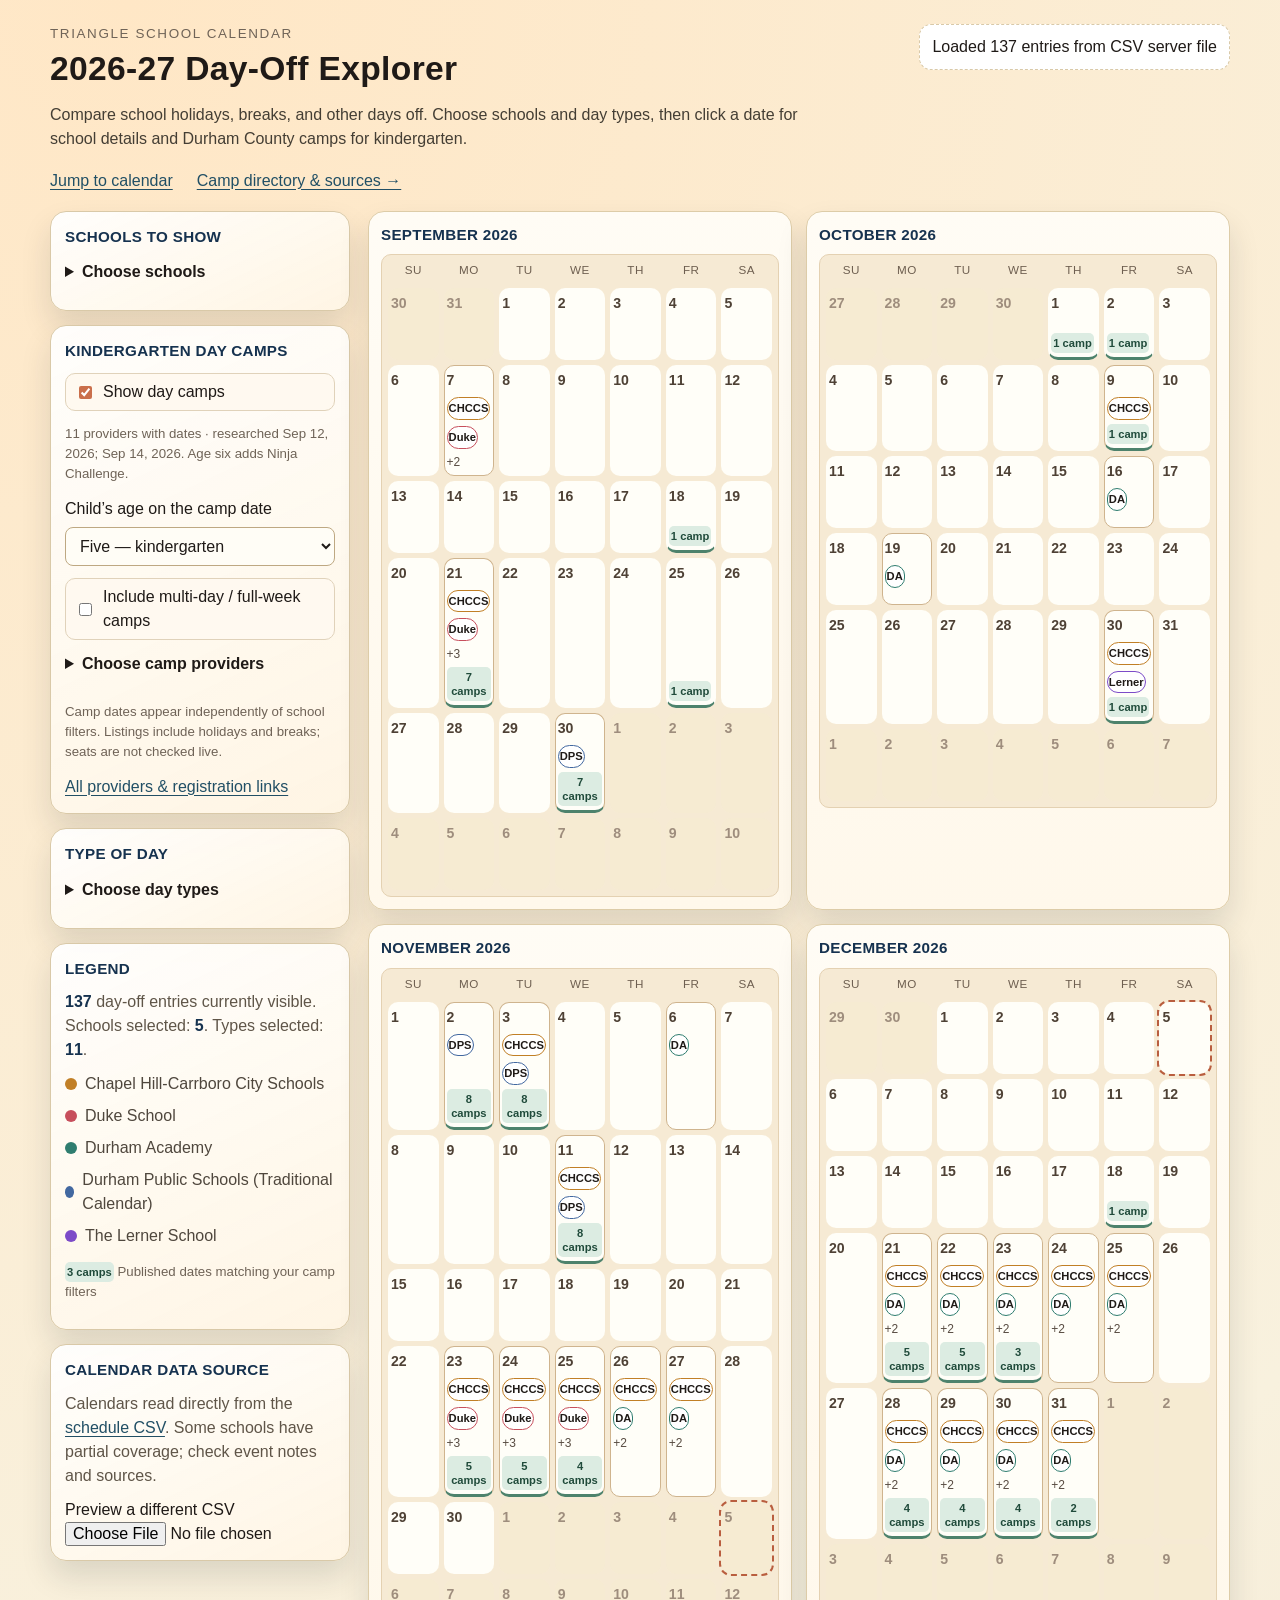
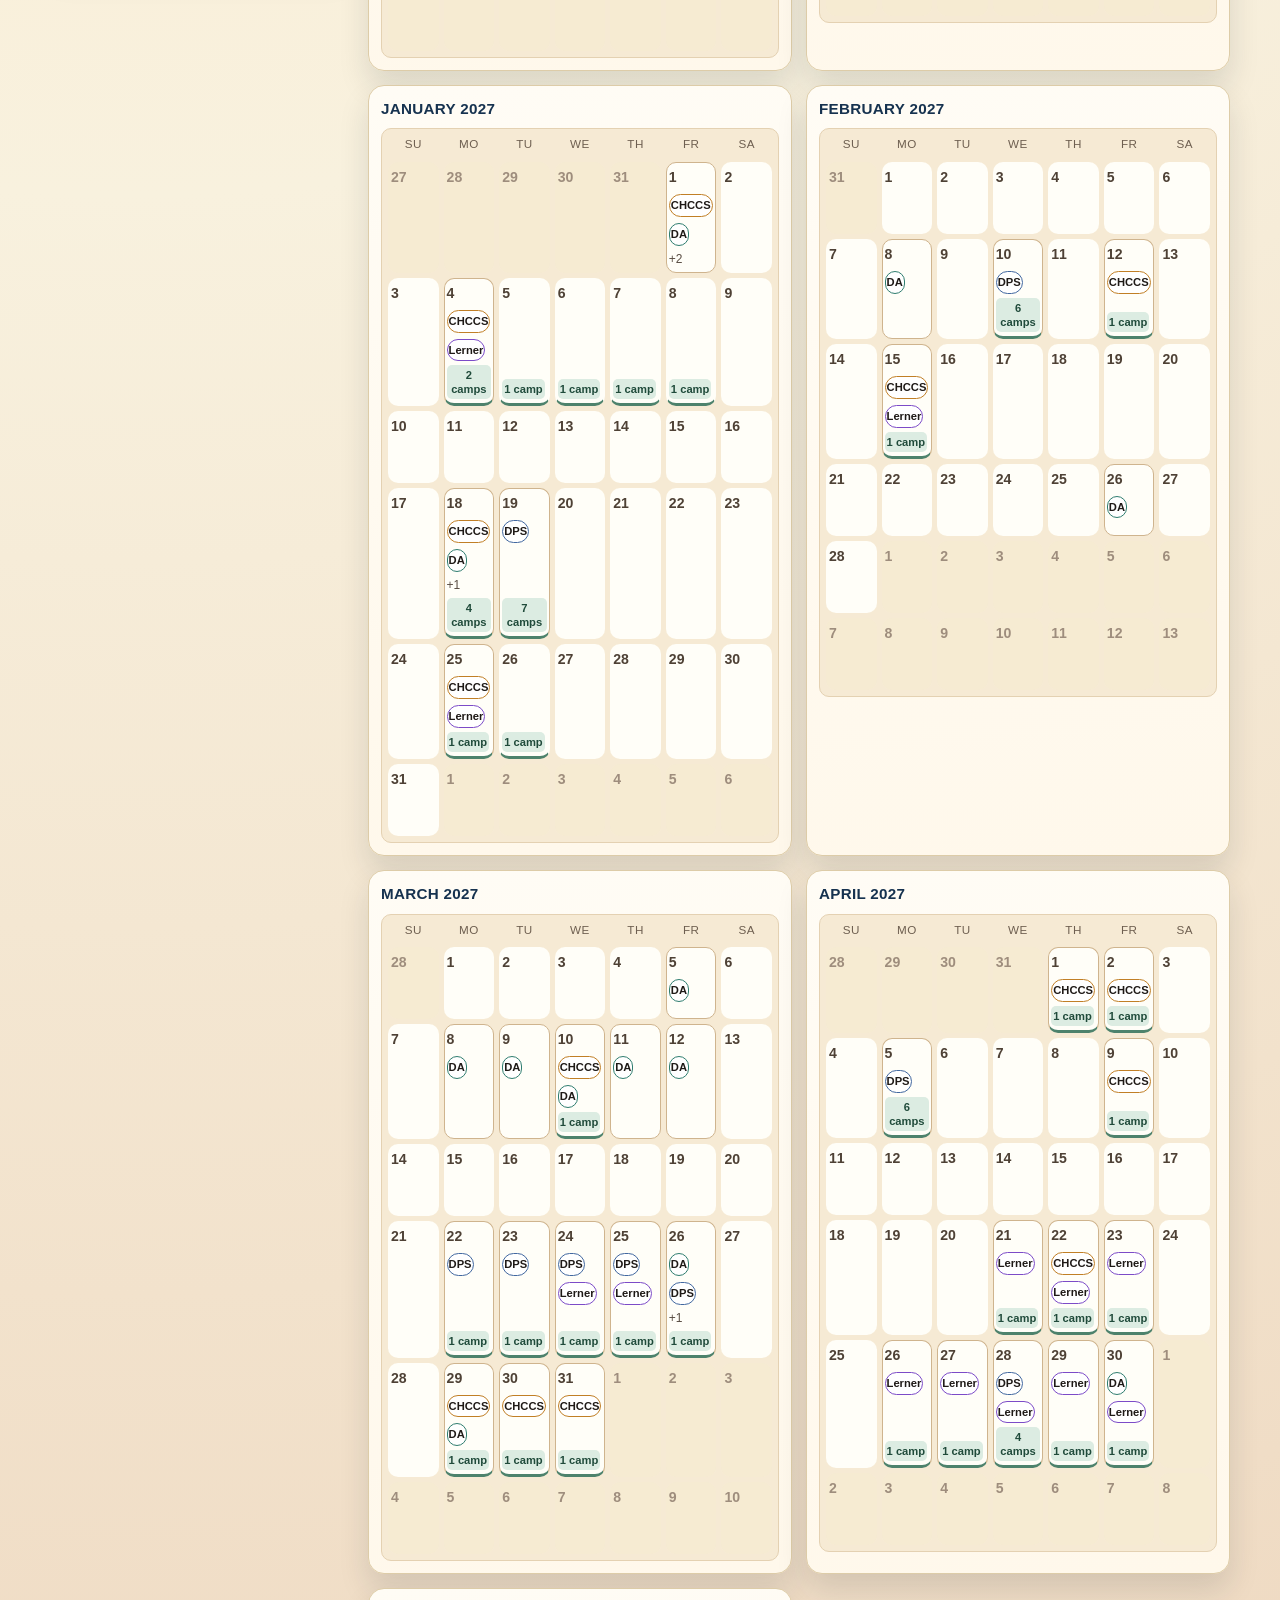
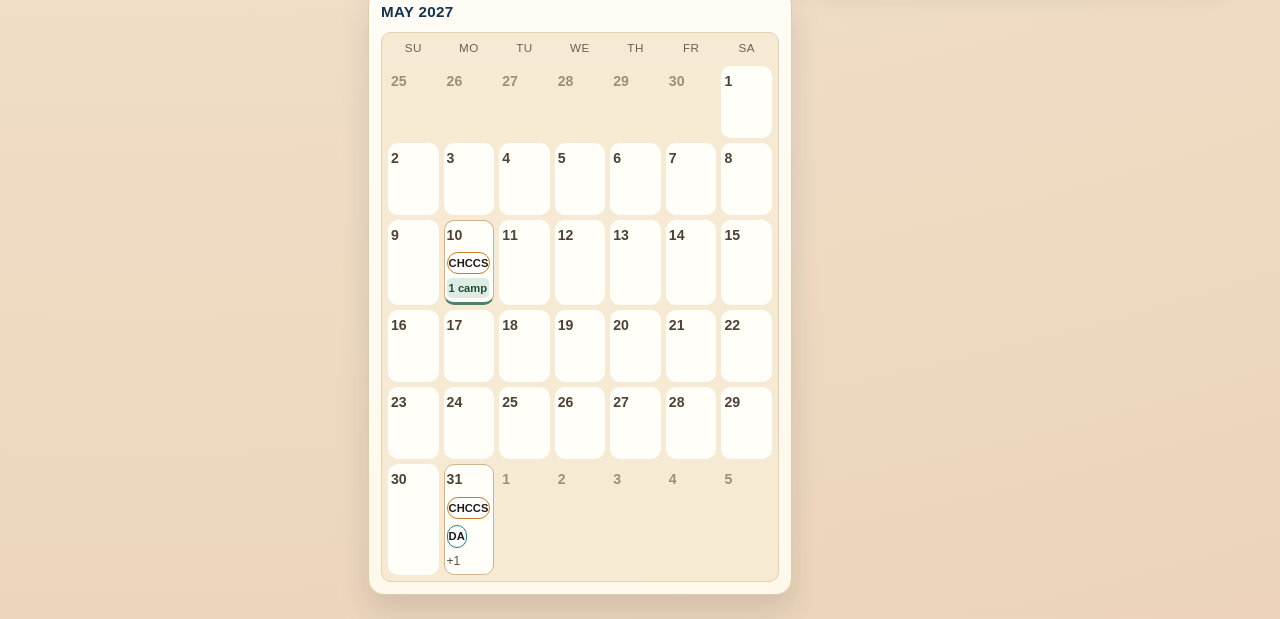
<file: index.html>
<!doctype html>
<html lang="en">
  <head>
    <meta charset="UTF-8" />
    <meta name="viewport" content="width=device-width, initial-scale=1.0" />
    <title>Triangle School Calendar Explorer</title>
    <meta name="description" content="Compare Triangle school days off and Durham County kindergarten day camps for 2026–27. Filter schools and camps, check dates, and follow registration links." />
    <link rel="stylesheet" href="styles.css?v=5" />
  </head>
  <body>
    <div class="page-shell">
      <header class="hero">
        <div class="hero-copy">
          <p class="eyebrow">Triangle School Calendar</p>
          <h1>2026-27 Day-Off Explorer</h1>
          <p class="intro">
            Compare school holidays, breaks, and other days off.
            Choose schools and day types, then click a date for school details
            and Durham County camps for kindergarten.
          </p>
          <nav class="page-nav" aria-label="Page navigation">
            <a href="#calendarArea">Jump to calendar</a>
            <a href="./camps.html">Camp directory & sources →</a>
          </nav>
        </div>
        <div class="status-wrap">
          <p id="statusMessage" class="status" role="status">Loading CSV...</p>
          <p id="uploadHint" class="status muted" hidden>
            If this page is opened from file explorer, load the file manually:
            <label for="csvFileInput" class="link-button">Select CSV</label>
          </p>
        </div>
      </header>

      <section class="app-grid">
        <aside class="sidebar">
          <article class="panel">
            <h2>Schools to Show</h2>
            <details class="provider-controls">
              <summary>Choose schools</summary>
              <div class="panel-actions">
                <button type="button" class="ghost" id="selectAllSchools">All schools</button>
                <button type="button" class="ghost" id="clearSchools">None</button>
              </div>
              <div id="schoolFilters" class="filters-grid"></div>
            </details>
          </article>

          <article class="panel">
            <h2>Kindergarten Day Camps</h2>
            <label class="filter-line"><input type="checkbox" id="showCamps" checked /> Show day camps</label>
            <p id="campStatus" class="small" role="status">Loading camp research…</p>
            <fieldset id="campOptions" disabled>
              <legend class="visually-hidden">Camp filters</legend>
              <label for="campAge">Child’s age on the camp date</label>
              <select id="campAge">
                <option value="5">Five — kindergarten</option>
                <option value="6">Six — kindergarten</option>
              </select>
              <label class="filter-line"><input type="checkbox" id="multiDayCamps" /> Include multi-day / full-week camps</label>
              <details class="provider-controls">
                <summary>Choose camp providers</summary>
                <div class="panel-actions">
                  <button type="button" class="ghost" id="selectAllCamps">All camps</button>
                  <button type="button" class="ghost" id="clearCamps">None</button>
                </div>
                <div id="campFilters" class="filters-grid"></div>
              </details>
            </fieldset>
            <p class="small">Camp dates appear independently of school filters. Listings include holidays and breaks; seats are not checked live.</p>
            <a href="./camps.html">All providers & registration links</a>
          </article>

          <article class="panel">
            <h2>Type of Day</h2>
            <details class="provider-controls">
              <summary>Choose day types</summary>
              <div class="panel-actions">
                <button type="button" class="ghost" id="selectAllTypes">All types</button>
                <button type="button" class="ghost" id="clearTypes">None</button>
              </div>
              <div id="typeFilters" class="filters-grid"></div>
            </details>
          </article>

          <article class="panel">
            <h2>Legend</h2>
            <p id="summaryText" class="summary">Choose filters above to update the view.</p>
            <div id="legend" class="legend"></div>
            <p class="small"><span class="camp-count">3 camps</span> Published dates matching your camp filters</p>
          </article>

          <article class="panel">
            <h2>Calendar Data Source</h2>
            <p class="summary">
              Calendars read directly from the <a href="./triangle_school_closures_2026_2027.csv">schedule CSV</a>.
              Some schools have partial coverage; check event notes and sources.
            </p>
            <label for="csvFileInput">Preview a different CSV</label>
            <input id="csvFileInput" type="file" accept=".csv,text/csv" />
          </article>
        </aside>

        <main>
          <section id="calendarArea" class="calendar-area"></section>
          <p id="emptyState" class="empty-state" hidden>No days match the current filter.</p>
        </main>
      </section>
    </div>

    <dialog id="eventDrawer" class="drawer" aria-labelledby="drawerDate">
      <div class="drawer-inner">
        <header class="drawer-head">
          <h3 id="drawerDate"></h3>
          <button type="button" id="drawerClose" class="close-btn" autofocus>Close</button>
        </header>
        <div id="drawerBody"></div>
      </div>
    </dialog>

    <noscript><p>Please enable JavaScript to use the calendar and filters.</p></noscript>
    <script src="csv.js?v=5"></script>
    <script src="camp-data.js?v=5"></script>
    <script src="app.js?v=5"></script>
    <script src="camps.js?v=5"></script>
  </body>
</html>
</file>
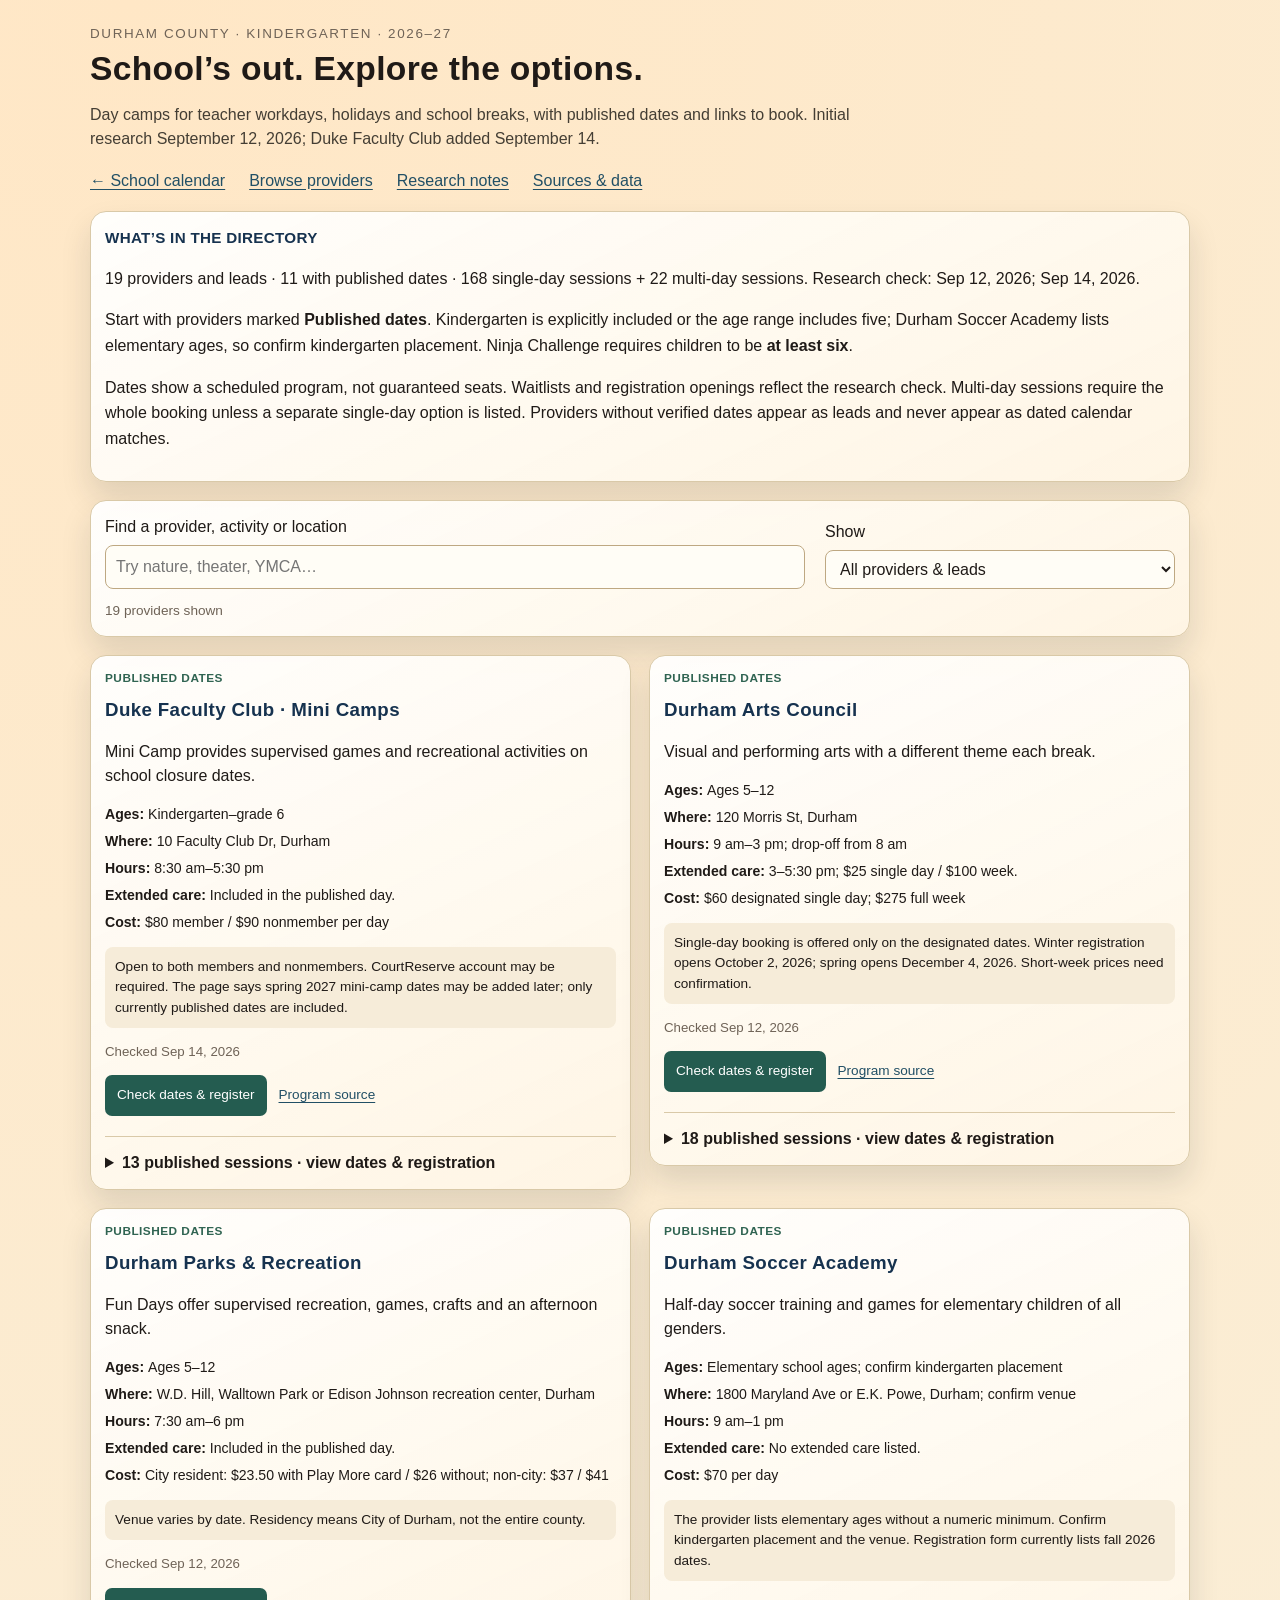
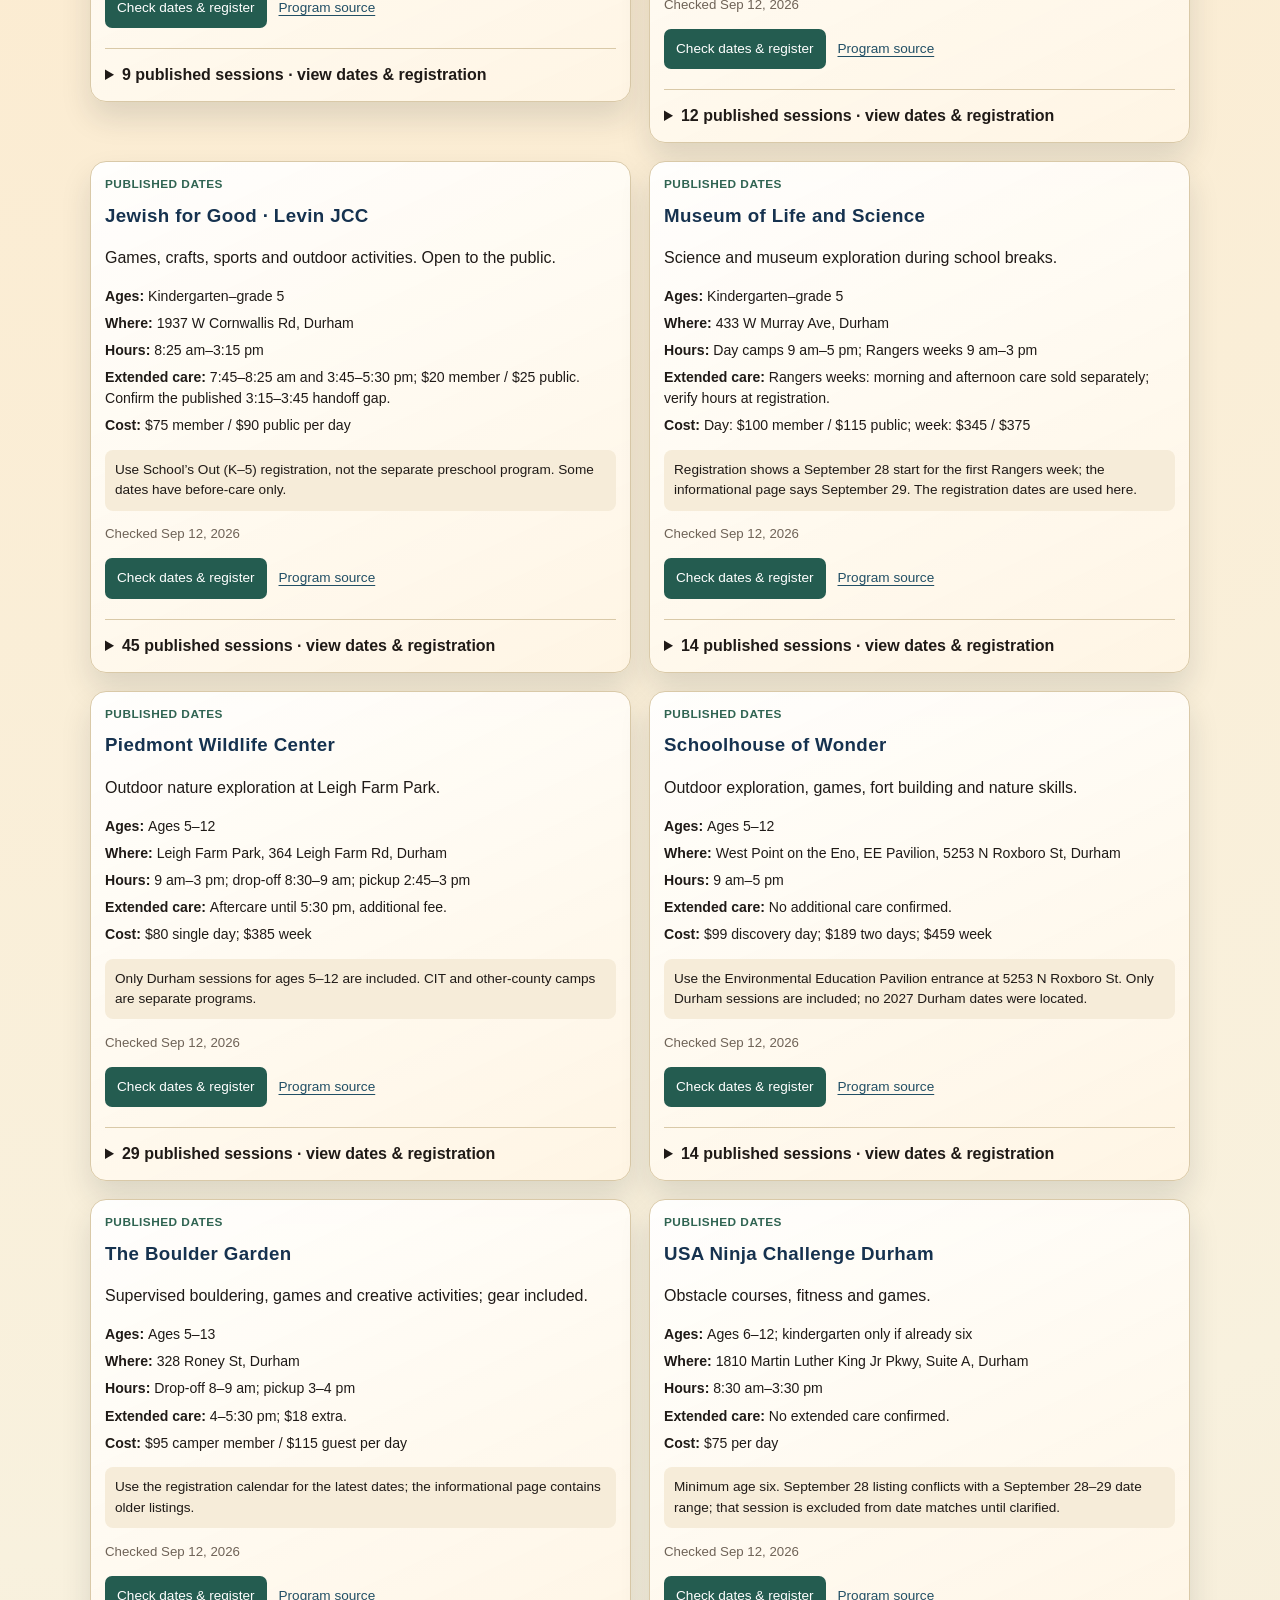
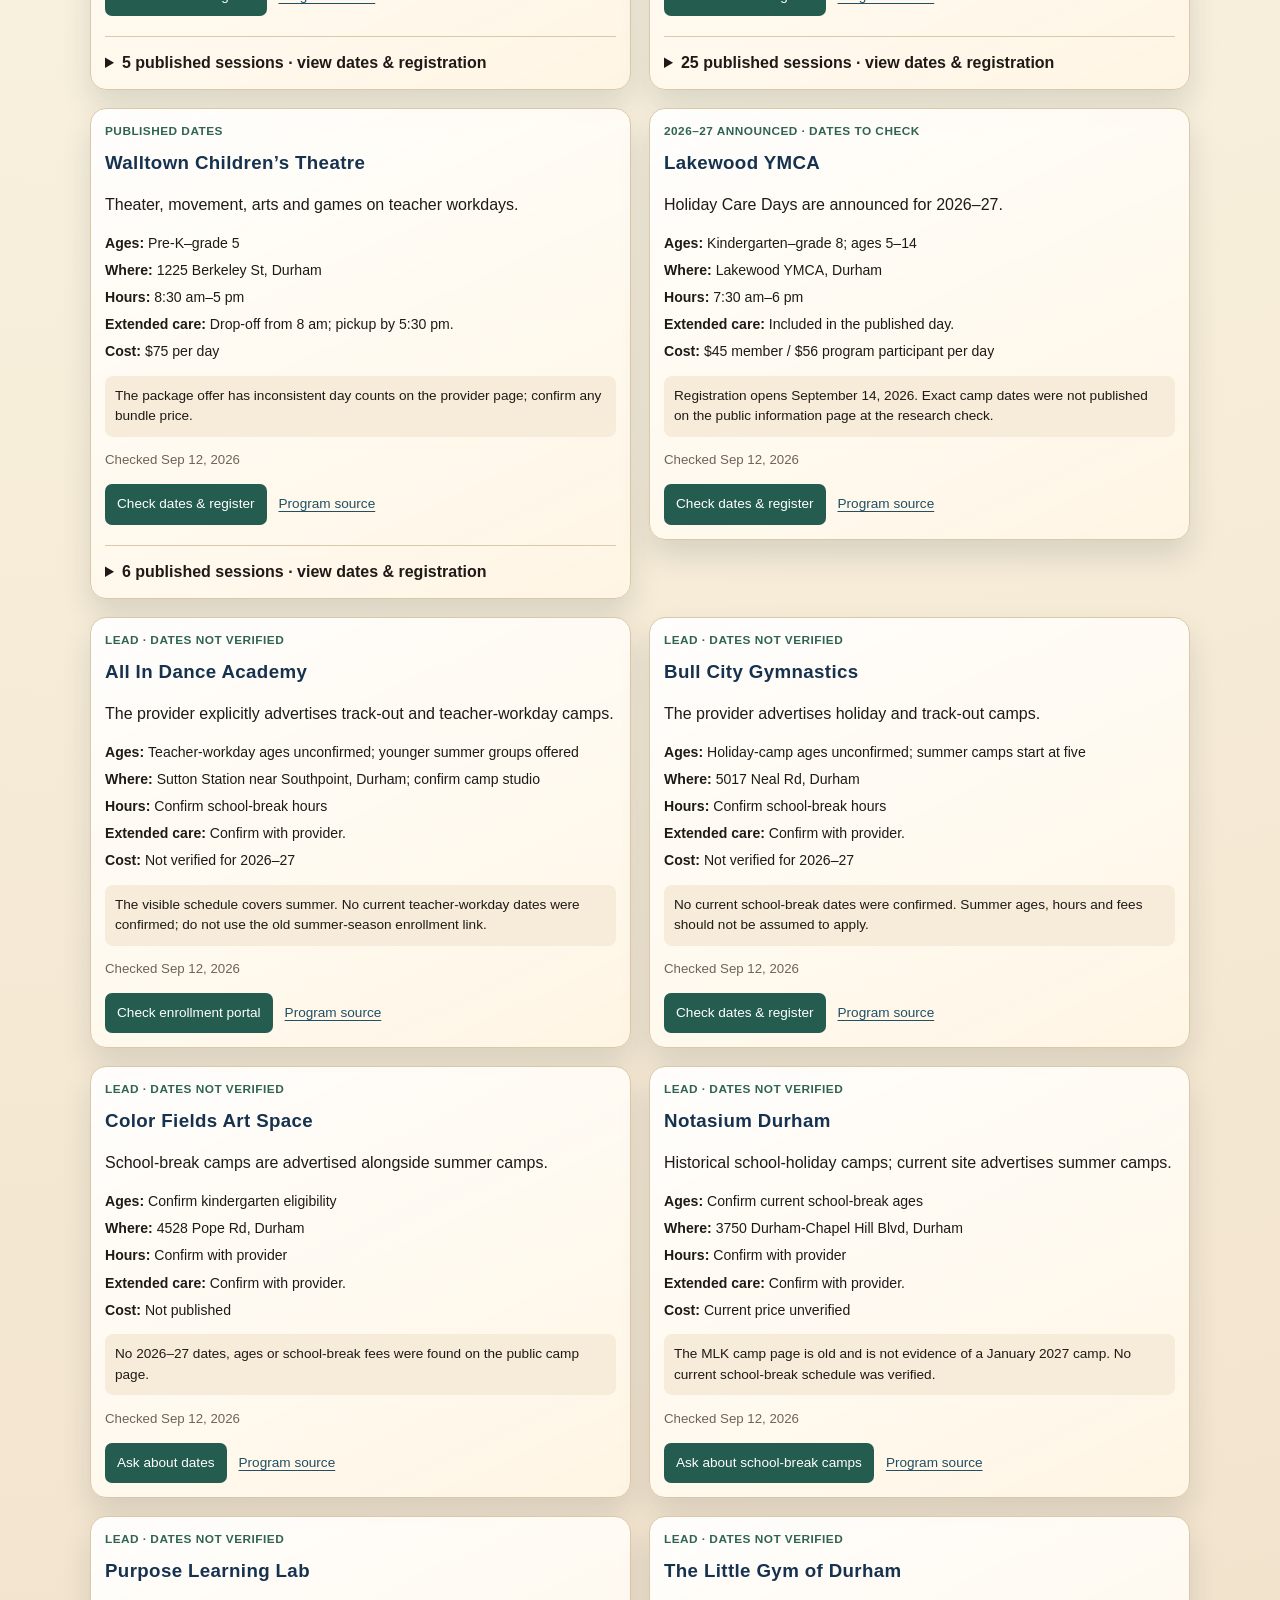
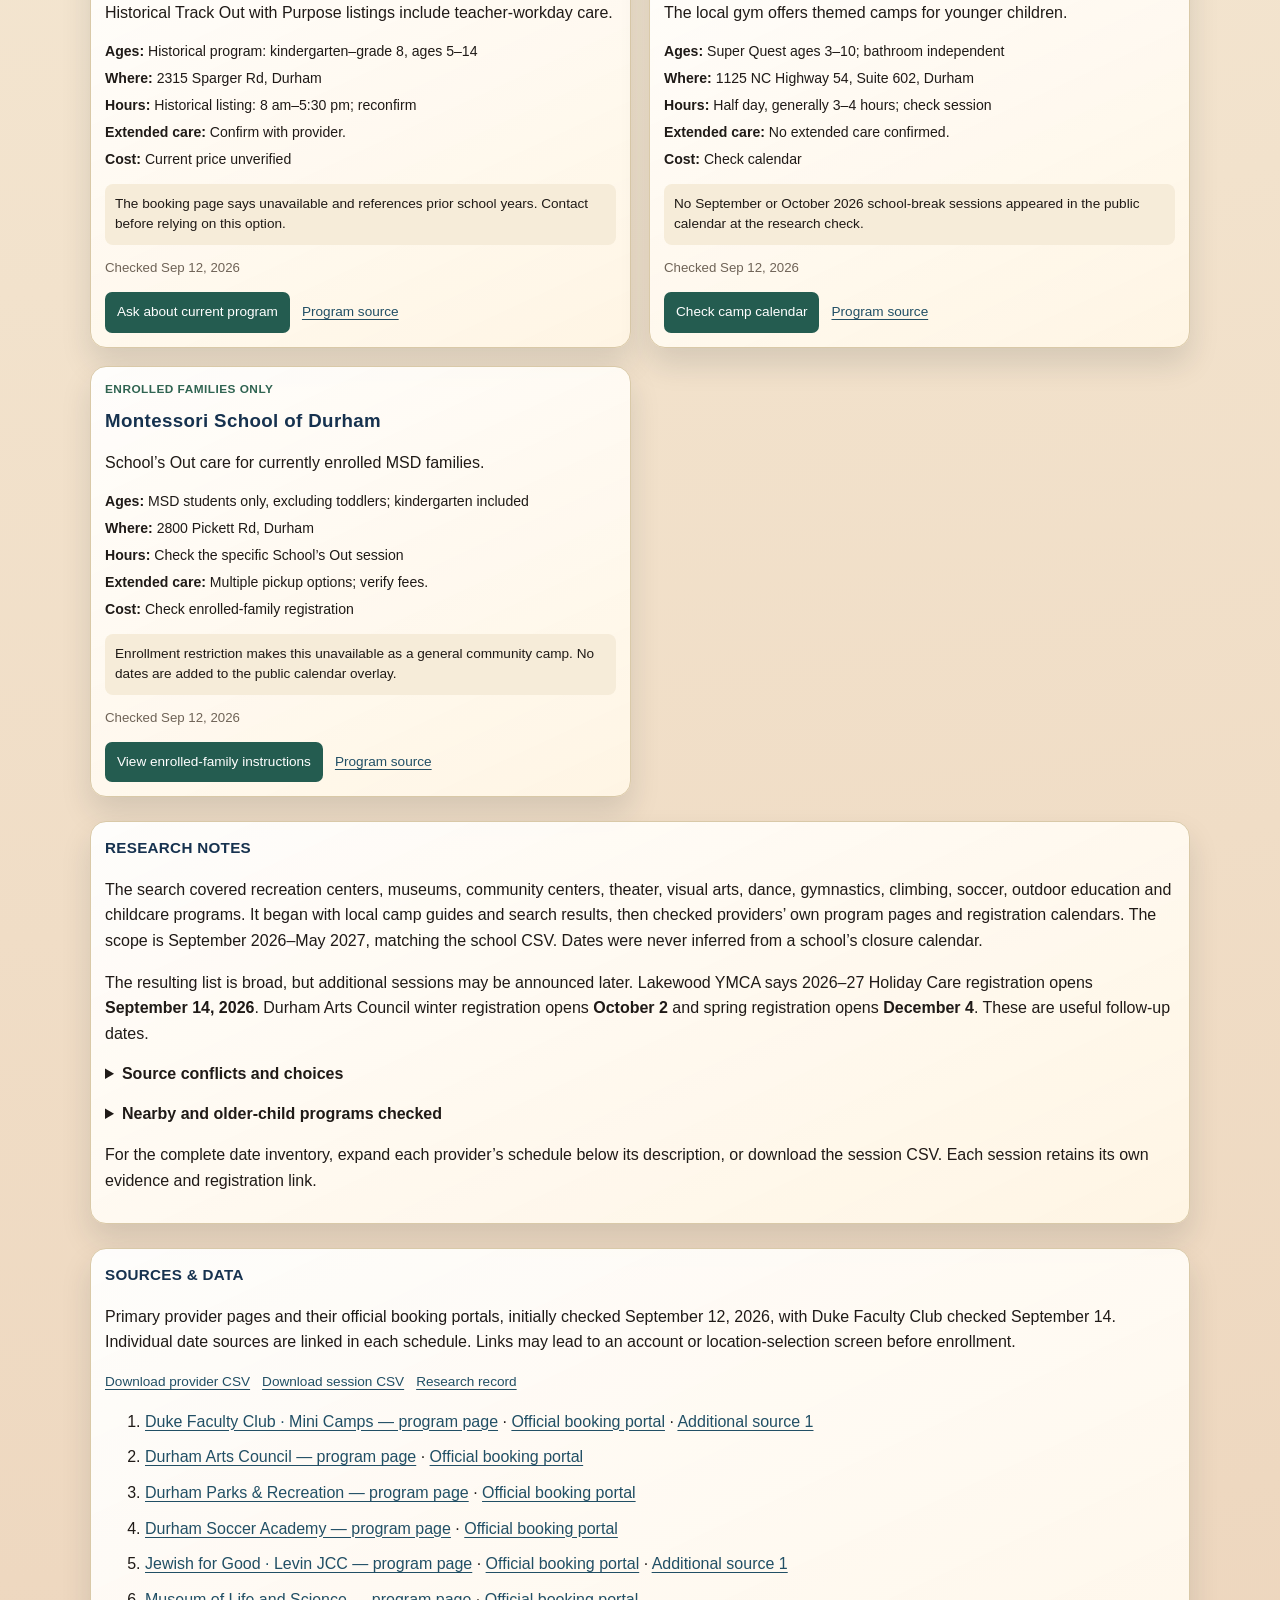
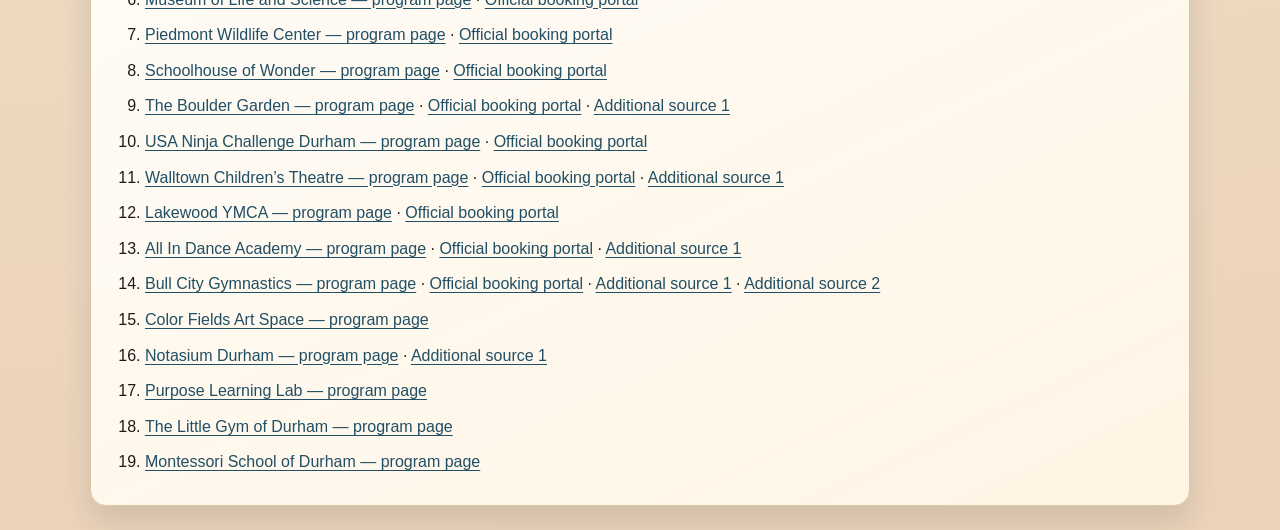
<file: camps.html>
<!doctype html>
<html lang="en">
  <head>
    <meta charset="UTF-8" />
    <meta name="viewport" content="width=device-width, initial-scale=1.0" />
    <meta name="description" content="Researched Durham County school-break camps for kindergarten, 2026–27: dates, ages, prices, hours, registration links and primary sources." />
    <title>Durham Kindergarten Camp Directory · 2026–27</title>
    <link rel="stylesheet" href="styles.css?v=5" />
  </head>
  <body>
    <div class="page-shell directory-shell">
      <header class="hero">
        <div class="hero-copy">
          <p class="eyebrow">Durham County · Kindergarten · 2026–27</p>
          <h1>School’s out. Explore the options.</h1>
          <p class="intro">Day camps for teacher workdays, holidays and school breaks, with published dates and links to book. Initial research September 12, 2026; Duke Faculty Club added September 14.</p>
          <nav class="page-nav" aria-label="Page navigation">
            <a href="./">← School calendar</a>
            <a href="#directory">Browse providers</a>
            <a href="#research">Research notes</a>
            <a href="#sources">Sources & data</a>
          </nav>
        </div>
      </header>
      <main>
        <section class="panel directory-intro" aria-labelledby="coverageHeading">
          <h2 id="coverageHeading">What’s in the directory</h2>
          <p id="directoryStatus" role="status">Loading camp directory…</p>
          <p>Start with providers marked <strong>Published dates</strong>. Kindergarten is explicitly included or the age range includes five; Durham Soccer Academy lists elementary ages, so confirm kindergarten placement. Ninja Challenge requires children to be <strong>at least six</strong>.</p>
          <p>Dates show a scheduled program, not guaranteed seats. Waitlists and registration openings reflect the research check. Multi-day sessions require the whole booking unless a separate single-day option is listed. Providers without verified dates appear as leads and never appear as dated calendar matches.</p>
        </section>
        <section id="directory" aria-label="Camp directory">
          <div class="directory-controls panel">
            <label for="campSearch">Find a provider, activity or location
              <input id="campSearch" type="search" placeholder="Try nature, theater, YMCA…" />
            </label>
            <label for="directoryFilter">Show
              <select id="directoryFilter">
                <option value="all">All providers & leads</option>
                <option value="dated">Published dates</option>
                <option value="undated">Dates to check</option>
                <option value="restricted">Enrolled families only</option>
              </select>
            </label>
            <p id="directoryCount" role="status"></p>
          </div>
          <div id="providerDirectory" class="directory-grid"></div>
          <p id="directoryEmpty" class="empty-state" hidden>No providers match this search.</p>
        </section>
        <section id="research" class="panel research-notes" aria-labelledby="researchHeading">
          <h2 id="researchHeading">Research notes</h2>
          <p>The search covered recreation centers, museums, community centers, theater, visual arts, dance, gymnastics, climbing, soccer, outdoor education and childcare programs. It began with local camp guides and search results, then checked providers’ own program pages and registration calendars. The scope is September 2026–May 2027, matching the school CSV. Dates were never inferred from a school’s closure calendar.</p>
          <p>The resulting list is broad, but additional sessions may be announced later. Lakewood YMCA says 2026–27 Holiday Care registration opens <strong>September 14, 2026</strong>. Durham Arts Council winter registration opens <strong>October 2</strong> and spring registration opens <strong>December 4</strong>. These are useful follow-up dates.</p>
          <details>
            <summary>Source conflicts and choices</summary>
            <ul>
              <li><strong>Museum:</strong> the first Rangers week starts September 28 in UltraCamp, while the information page says September 29. The registration listing is used. The October 5–9 week was waitlisted at the check.</li>
              <li><strong>Piedmont Wildlife Center:</strong> September 21 day camp and the September 21–25 week were waitlisted. Older pages show different prices; the current UltraCamp listings supply dates and fees.</li>
              <li><strong>Ninja:</strong> the September 28 title describes one day, but its date range ends September 29. That entry is omitted from date matches pending clarification. The other 25 dated sessions are included for age six.</li>
              <li><strong>JCC:</strong> September 30 was full with a waitlist in the booking portal. March 1 is preschool-only and is omitted. November 25 and April 21 have before-care only. The provider’s afternoon care starts 30 minutes after its stated camp end; confirm the handoff.</li>
              <li><strong>Walltown:</strong> the bundle text has inconsistent day counts. Only the $75 single-day price is shown.</li>
              <li><strong>Soccer and Boulder Garden:</strong> search snapshots were stale. Fresh provider and registration pages supply the fall dates in this directory; older prices and dates were discarded.</li>
              <li><strong>Schoolhouse:</strong> individual session pages identify Durham and the EE Pavilion entrance. Wake and Orange sessions are omitted. General “winter coming soon” text does not override the published Durham December 18 session.</li>
              <li><strong>Duke Faculty Club:</strong> the current Mini Camps page lists 13 dates for 2026–27; older search snapshots showed last year’s dates. Members and nonmembers in kindergarten–grade 6 can attend. Later spring dates have not been published. Dates come from Duke’s program page; CourtReserve availability could not be checked.</li>
            </ul>
          </details>
          <details>
            <summary>Nearby and older-child programs checked</summary>
            <p>These may help other families, but do not meet the Durham County kindergarten scope:</p>
            <ul>
              <li><a href="https://account.trianglerockclub.com/durham/programs/intersession-camp" target="_blank" rel="noopener noreferrer">Triangle Rock Club Durham</a> publishes grades 1–8 and a minimum age of six. A six-year-old kindergartner does not meet that grade requirement.</li>
              <li><a href="https://www.billydee.net/studiodays" target="_blank" rel="noopener noreferrer">billydee Studio Days</a> targets ages 8–14.</li>
              <li><a href="https://www.ncchildrensmuseum.org/schools-out-camp/" target="_blank" rel="noopener noreferrer">NC Children’s Museum / Kidzu</a> runs the school’s-out program at The Nest in Chapel Hill (Orange County), despite an RTP address elsewhere on its site.</li>
              <li><a href="https://www.sayitwithglassdesigns.com/sayitkids" target="_blank" rel="noopener noreferrer">Say it Kids</a> is in Carrboro, Orange County.</li>
              <li><a href="https://www.natureexplorersnc.org/sign-up" target="_blank" rel="noopener noreferrer">Nature Explorers</a> lists Johnston Mill in Orange County.</li>
              <li><a href="https://www.unify-athletics.com/summer-camps" target="_blank" rel="noopener noreferrer">Unify Athletics / Camp Phoenix</a> lists Pittsboro, Chatham County; older Durham references should not be used.</li>
              <li><a href="https://www.acrosportgymnastics.com/page/summer-camp" target="_blank" rel="noopener noreferrer">AcroSport Gymnastics</a> had a summer listing, without a verified current teacher-workday program.</li>
            </ul>
          </details>
          <p>For the complete date inventory, expand each provider’s schedule below its description, or download the session CSV. Each session retains its own evidence and registration link.</p>
        </section>
        <section id="sources" class="panel research-notes" aria-labelledby="sourcesHeading">
          <h2 id="sourcesHeading">Sources & data</h2>
          <p>Primary provider pages and their official booking portals, initially checked September 12, 2026, with Duke Faculty Club checked September 14. Individual date sources are linked in each schedule. Links may lead to an account or location-selection screen before enrollment.</p>
          <p class="camp-links"><a href="./camp_providers.csv" download>Download provider CSV</a><a href="./camp_sessions.csv" download>Download session CSV</a><a href="./camp-research.md">Research record</a></p>
          <ol id="sourceList"></ol>
        </section>
      </main>
    </div>
    <noscript><p>Enable JavaScript to browse providers, or download the <a href="./camp_providers.csv">provider CSV</a>, <a href="./camp_sessions.csv">date CSV</a>, and <a href="./camp-research.md">research record</a>.</p></noscript>
    <script src="csv.js?v=5"></script>
    <script src="camp-data.js?v=5"></script>
    <script src="camp-directory.js?v=5"></script>
  </body>
</html>
</file>
<file: styles.css>
:root {
  --bg-1: #f8f1de;
  --bg-2: #ecd3ba;
  --ink: #1f1a17;
  --card: #fffdf6;
  --line: #d9c9a8;
  --warm: #ca6f4b;
  --deep: #16324f;
  --muted: #6f6357;
  --shadow: 0 16px 30px rgba(27, 35, 48, 0.13);

  --school-chccs: #c17f26;
  --school-duke: #c74f5c;
  --school-da: #2f7d6f;
  --school-dps: #4268a0;
  --school-lerner: #7c4bc8;
}

* {
  box-sizing: border-box;
}

[hidden] {
  display: none !important;
}

html,
body {
  margin: 0;
  padding: 0;
}

body {
  background: radial-gradient(circle at 10% 0%, #ffe7c6 0%, var(--bg-1) 45%, var(--bg-2) 100%);
  color: var(--ink);
  font-family: "Avenir Next", "Trebuchet MS", "Segoe UI", sans-serif;
  line-height: 1.5;
  min-height: 100vh;
}

.page-shell {
  width: min(1180px, calc(100vw - 48px));
  margin: 24px auto;
}

.hero {
  display: flex;
  gap: 18px;
  justify-content: space-between;
  align-items: flex-start;
  flex-wrap: wrap;
  margin-bottom: 18px;
}

.hero-copy {
  max-width: 760px;
}

h1 {
  font-size: clamp(1.4rem, 2.2vw + 0.5rem, 2.1rem);
  margin: 0 0 8px;
  letter-spacing: 0.01em;
}

.eyebrow {
  margin: 0;
  color: var(--muted);
  font-size: 0.84rem;
  letter-spacing: 0.12em;
  text-transform: uppercase;
}

.intro {
  margin: 8px 0 0;
  color: #443e34;
}

.status {
  background: #fff;
  border: 1px dashed var(--line);
  border-radius: 12px;
  padding: 10px 12px;
  margin: 0;
  min-width: 290px;
}

.status.muted {
  margin-top: 8px;
  border-style: solid;
}

.app-grid {
  display: grid;
  grid-template-columns: 300px 1fr;
  gap: 18px;
  align-items: start;
}

main {
  min-width: 0;
}

.sidebar {
  display: grid;
  gap: 14px;
}

.panel {
  background: linear-gradient(155deg, #ffffffed, #fff5e4);
  border: 1px solid var(--line);
  border-radius: 16px;
  padding: 14px;
  box-shadow: var(--shadow);
  animation: rise 420ms ease both;
}

h2 {
  margin: 0 0 10px;
  font-size: 0.95rem;
  letter-spacing: 0.02em;
  text-transform: uppercase;
  color: var(--deep);
}

.panel-actions {
  display: flex;
  gap: 8px;
  margin-bottom: 10px;
}

button,
.link-button {
  border: 1px solid #bea882;
  border-radius: 999px;
  padding: 6px 10px;
  background: #fff8eb;
  color: #4e4135;
  cursor: pointer;
}

button:hover,
.link-button:hover {
  background: #fff0ce;
}

button.ghost,
.link-button {
  font-size: 0.78rem;
}

.filters-grid {
  display: grid;
  gap: 8px;
}

.filter-line {
  display: flex;
  align-items: center;
  gap: 8px;
  background: #fff9f0;
  border: 1px solid #e0d2ba;
  border-radius: 10px;
  padding: 6px 9px;
}

.filter-line input {
  accent-color: var(--warm);
}

.summary {
  margin: 0 0 10px;
  color: #5f5548;
}

.summary span {
  font-weight: 700;
  color: var(--deep);
}

.legend {
  display: grid;
  gap: 8px;
}

.legend-item {
  display: flex;
  align-items: center;
  gap: 8px;
  color: #4f473d;
}

.swatch {
  width: 12px;
  height: 12px;
  border-radius: 50%;
}

input[type="file"] {
  width: 100%;
}

.calendar-area {
  display: grid;
  gap: 14px;
}

.months-grid {
  display: grid;
  grid-template-columns: repeat(auto-fit, minmax(min(100%, 390px), 1fr));
  gap: 14px;
}

.month-card {
  background: linear-gradient(175deg, #fffcf5, #fff8eb);
  border: 1px solid #ddcca8;
  border-radius: 16px;
  box-shadow: var(--shadow);
  padding: 12px;
  animation: rise 460ms ease both;
}

.month-title {
  margin: 0 0 8px;
  color: var(--deep);
}

.month-grid {
  display: grid;
  grid-template-columns: repeat(7, minmax(0, 1fr));
  gap: 5px;
  background: #f6ead4;
  border: 1px solid #e4d1b2;
  border-radius: 10px;
  padding: 6px;
}

.weekday {
  text-align: center;
  font-size: 0.73rem;
  color: #6e5f50;
  text-transform: uppercase;
  letter-spacing: 0.04em;
  margin-bottom: 4px;
}

.day-cell {
  min-height: 72px;
  border: 1px solid transparent;
  border-radius: 10px;
  padding: 4px 2px;
  background: #fffef8;
  display: flex;
  flex-direction: column;
  gap: 4px;
  cursor: pointer;
  transition: transform 120ms ease, box-shadow 120ms ease;
}

.day-cell:hover {
  transform: translateY(-2px);
  box-shadow: 0 10px 14px rgba(25, 17, 9, 0.15);
}

.day-cell.other-month {
  background: #f6ebd2;
  color: #9e8d7d;
}

.day-number {
  font-size: 0.88rem;
  font-weight: 600;
}

.pill {
  display: inline-flex;
  align-items: center;
  gap: 3px;
  border-radius: 999px;
  padding: 2px 1px;
  margin-top: 2px;
  font-size: 0.7rem;
  color: #202020;
  background: #fff;
  border: 1px solid;
  white-space: nowrap;
  overflow: hidden;
  text-overflow: ellipsis;
  max-width: 100%;
  flex-shrink: 0;
}

.pill span {
  font-weight: 700;
}

.event-more {
  font-size: 0.75rem;
  color: #594d43;
}

.day-cell.empty {
  cursor: default;
}

.day-cell.empty:hover {
  transform: none;
  box-shadow: none;
}

.has-event {
  border-color: #cfb48e;
}

.today-marker {
  outline: 2px dashed #b95e3f;
}

.empty-state {
  border: 1px dashed #c3aa8f;
  padding: 14px;
  border-radius: 12px;
  background: #fff8eb;
}

.drawer {
  width: min(640px, calc(100vw - 28px));
  max-height: calc(100dvh - 80px);
  margin: 40px auto;
  padding: 0;
  border: 0;
  border-radius: 14px;
  color: var(--ink);
  background: #fff7eb;
  box-shadow: 0 20px 40px rgba(22, 18, 11, 0.25);
}

.drawer::backdrop {
  backdrop-filter: blur(2px);
  background: #0b0e122d;
}

.drawer:not([open]) {
  display: none;
}

.drawer-inner {
  padding: 14px;
}

.drawer-head {
  display: flex;
  justify-content: space-between;
  align-items: center;
  gap: 10px;
  position: sticky;
  top: -14px;
  background: #fff7eb;
  padding: 8px 0;
  z-index: 1;
}

.close-btn {
  background: #f6e6cb;
}

.drawer ul {
  margin: 10px 0 0;
  padding: 0 0 0 16px;
}

.drawer li {
  margin-bottom: 8px;
}

.drawer .small {
  color: #63574b;
  margin-bottom: 0;
}

.drawer [data-chip] {
  display: inline-block;
  padding: 2px 8px;
  border-radius: 999px;
  border: 1px solid;
  margin-right: 4px;
  font-size: 0.74rem;
}

.muted-link {
  color: var(--deep);
}

a { color: #214f65; text-underline-offset: 3px; }
button, input, select { font: inherit; }
input, select { accent-color: #27655b; }
:focus-visible { outline: 3px solid #4268a0; outline-offset: 3px; }
.page-nav { display: flex; flex-wrap: wrap; gap: 12px 24px; margin-top: 18px; }
.small { font-size: .83rem; line-height: 1.5; color: var(--muted); }
fieldset { border: 0; margin: 0; padding: 0; min-width: 0; }
fieldset:disabled { opacity: .55; }
select, input[type="search"] {
  width: 100%; margin: 6px 0 12px; padding: 9px 10px;
  border: 1px solid #bea882; border-radius: 8px; color: var(--ink); background: #fffdf6;
}
summary { cursor: pointer; font-weight: 600; line-height: 1.5; }
.provider-controls { margin: 12px 0; }
.provider-controls[open] summary { margin-bottom: 12px; }
.camp-count {
  display: inline-block; border-radius: 5px; background: #dcece2; color: #204b3b;
  padding: 3px 2px; font-size: .7rem; font-weight: 700; line-height: 1.25;
}
.day-cell .camp-count { margin-top: auto; }
.has-camp { border-bottom: 3px solid #4d826c; }
.camp-details { margin-top: 24px; border-top: 1px solid var(--line); padding-top: 6px; scroll-margin-top: 95px; }
.jump-to-camps { background: #dcece2; color: #204b3b; border-color: #9abcad; }
.camp-card { background: #fffdf7; border: 1px solid var(--line); border-radius: 12px; padding: 16px; margin: 14px 0; }
.camp-card h4 { font-size: 1.06rem; margin: 4px 0; }
.camp-tag { color: #306452; font-size: .74rem; font-weight: 700; text-transform: uppercase; letter-spacing: .04em; margin: 0 0 8px; }
.camp-program { margin: 4px 0 12px; color: var(--muted); }
.camp-fact { font-size: .88rem; line-height: 1.5; margin: 6px 0; }
.camp-availability { padding: 9px; background: #edf3e9; border-radius: 6px; font-size: .83rem; line-height: 1.5; }
.camp-availability.waitlist { background: #fff0d5; }
.camp-links { display: flex; flex-wrap: wrap; align-items: center; gap: 12px; margin-top: 14px; font-size: .85rem; }
.registration-link { display: inline-block; background: #245c50; color: #fff; border-radius: 7px; padding: 10px 12px; text-decoration: none; }
.registration-link:hover { background: #173e36; }
.visually-hidden { position: absolute; width: 1px; height: 1px; overflow: hidden; clip-path: inset(50%); white-space: nowrap; }
.directory-shell { max-width: 1100px; }
.directory-intro { margin-bottom: 18px; line-height: 1.6; }
.directory-controls { display: grid; grid-template-columns: 2fr 1fr; column-gap: 20px; margin-bottom: 18px; align-items: end; }
.directory-controls p { grid-column: 1 / -1; margin: 0; font-size: .85rem; color: var(--muted); }
.directory-grid { display: grid; grid-template-columns: repeat(2, minmax(0, 1fr)); gap: 18px; align-items: start; }
.provider-card { scroll-margin-top: 20px; overflow: hidden; }
.provider-card h2 { text-transform: none; font-size: 1.17rem; }
.provider-card > p { line-height: 1.5; }
.provider-notes { background: #f6ecd9; padding: 10px; border-radius: 8px; font-size: .85rem; }
.session-schedule { margin-top: 20px; border-top: 1px solid var(--line); padding-top: 14px; }
.table-scroll { overflow-x: auto; margin-top: 12px; }
table { width: 100%; border-collapse: collapse; font-size: .9rem; line-height: 1.5; }
caption { text-align: left; padding-bottom: 12px; color: var(--muted); }
th, td { text-align: left; padding: 10px 8px; border-bottom: 1px solid var(--line); vertical-align: top; }
th { color: var(--deep); }
td .small { margin: 6px 0 0; font-size: .85rem; }
.table-links a { display: block; margin-bottom: 10px; }
.mobile-schedule-label { display: none; }
.research-notes { margin-top: 24px; line-height: 1.6; }
.research-notes details { margin: 16px 0; }
.research-notes li { margin: 10px 0; }
#calendarArea, #directory, #research, #sources { scroll-margin-top: 16px; }

@media (max-width: 760px) {
  .directory-grid, .directory-controls { grid-template-columns: 1fr; }
  .directory-controls { gap: 8px; }
}

@media (prefers-reduced-motion: reduce) {
  *, *::before, *::after { animation: none !important; transition: none !important; scroll-behavior: auto !important; }
}

@keyframes rise {
  from {
    opacity: 0;
    transform: translateY(6px);
  }
  to {
    opacity: 1;
    transform: translateY(0);
  }
}

@keyframes fadeIn {
  from {
    opacity: 0;
  }
  to {
    opacity: 1;
  }
}

@media (max-width: 980px) {
  .app-grid {
    grid-template-columns: 1fr;
  }
  .sidebar {
    position: relative;
    top: 0;
  }
  .day-cell {
    min-height: 64px;
  }
}

@media (max-width: 600px) {
  .page-shell {
    width: calc(100vw - 24px);
  }

  .month-grid {
    gap: 4px;
  }

  .day-cell {
    padding: 4px 1px;
  }

  .session-schedule table,
  .session-schedule tbody,
  .session-schedule tr,
  .session-schedule td {
    display: block;
    width: 100%;
  }

  .session-schedule caption { display: block; }
  .session-schedule thead {
    position: absolute;
    width: 1px;
    height: 1px;
    overflow: hidden;
    clip-path: inset(50%);
    white-space: nowrap;
  }

  .session-schedule tbody tr {
    border-top: 1px solid var(--line);
    padding: 14px 0;
  }

  .session-schedule td { border: 0; padding: 4px 0; }
  .session-schedule td > strong { font-size: 1rem; }
  .mobile-schedule-label {
    display: block;
    color: var(--deep);
    font-size: .83rem;
    font-weight: 700;
    margin: 8px 0 4px;
  }
  .table-links a { display: inline-block; margin: 0 16px 0 0; padding: 10px 0; }
}
</file>
